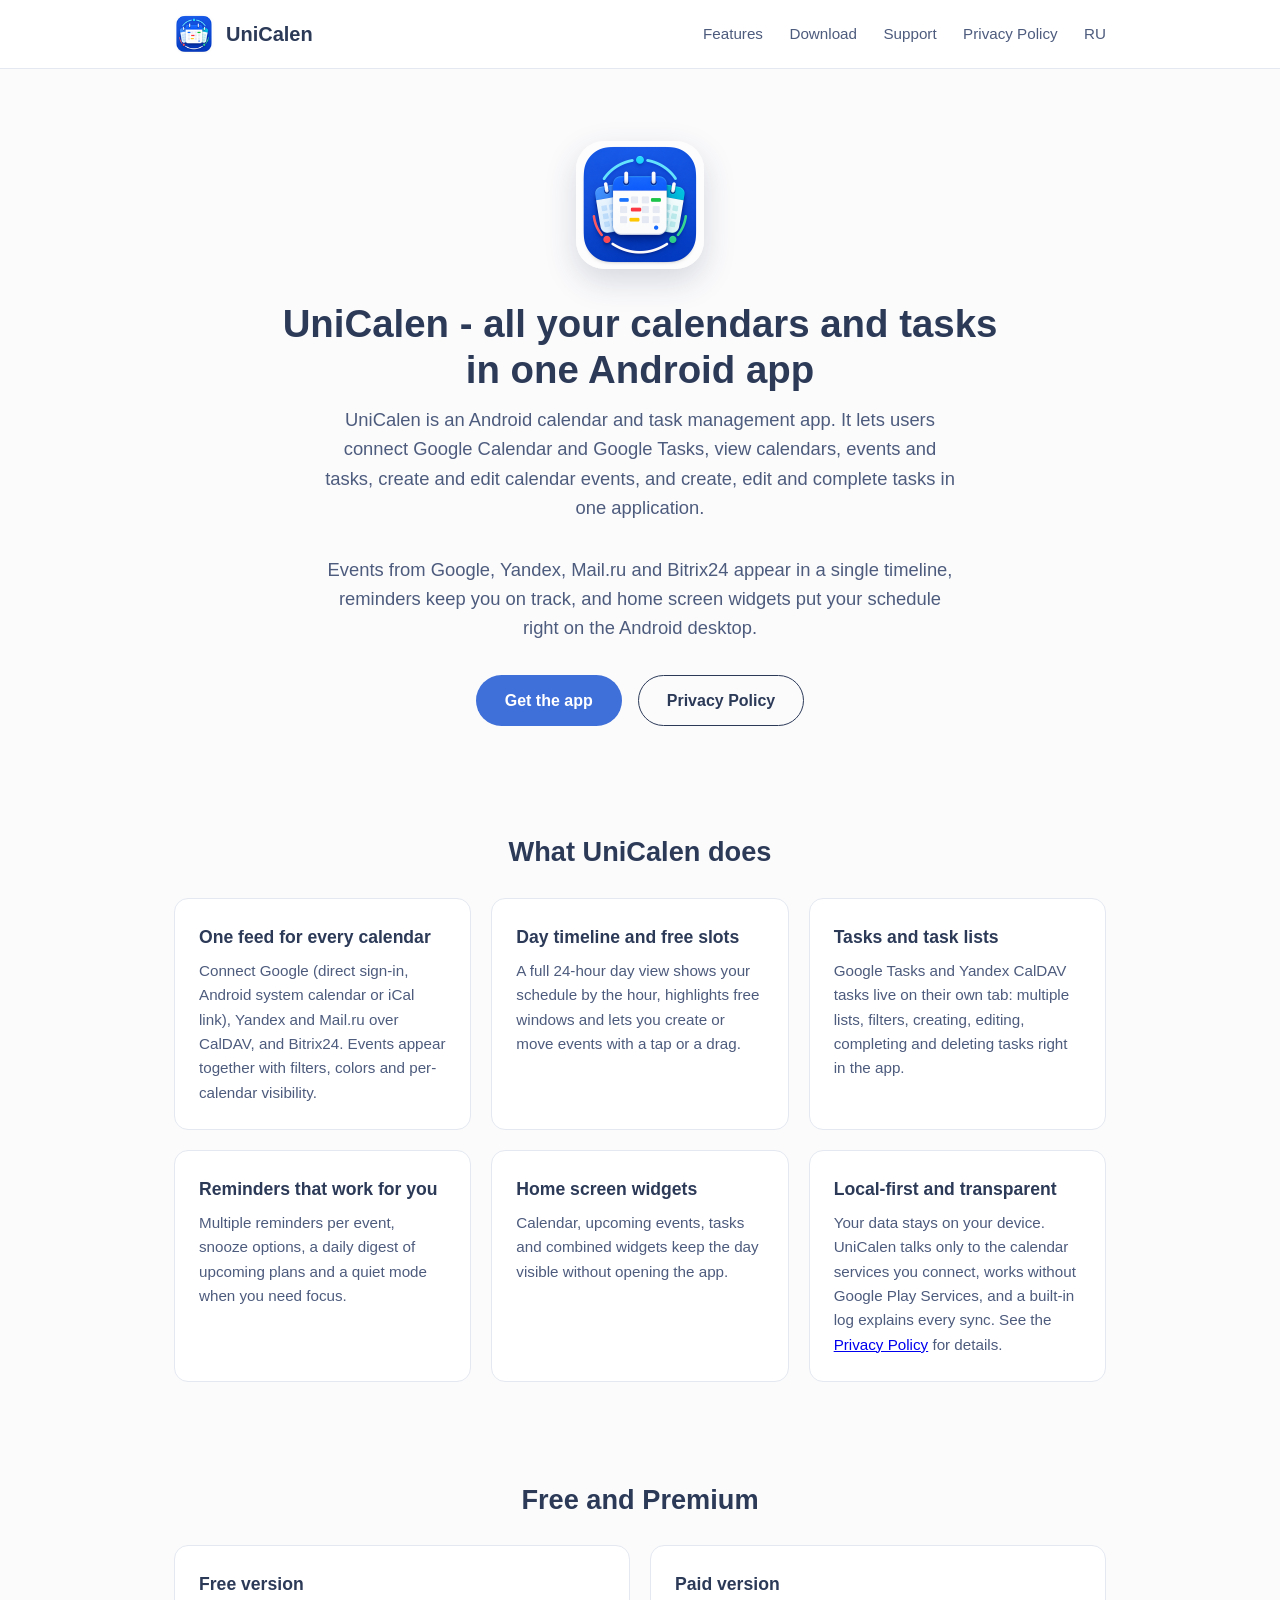
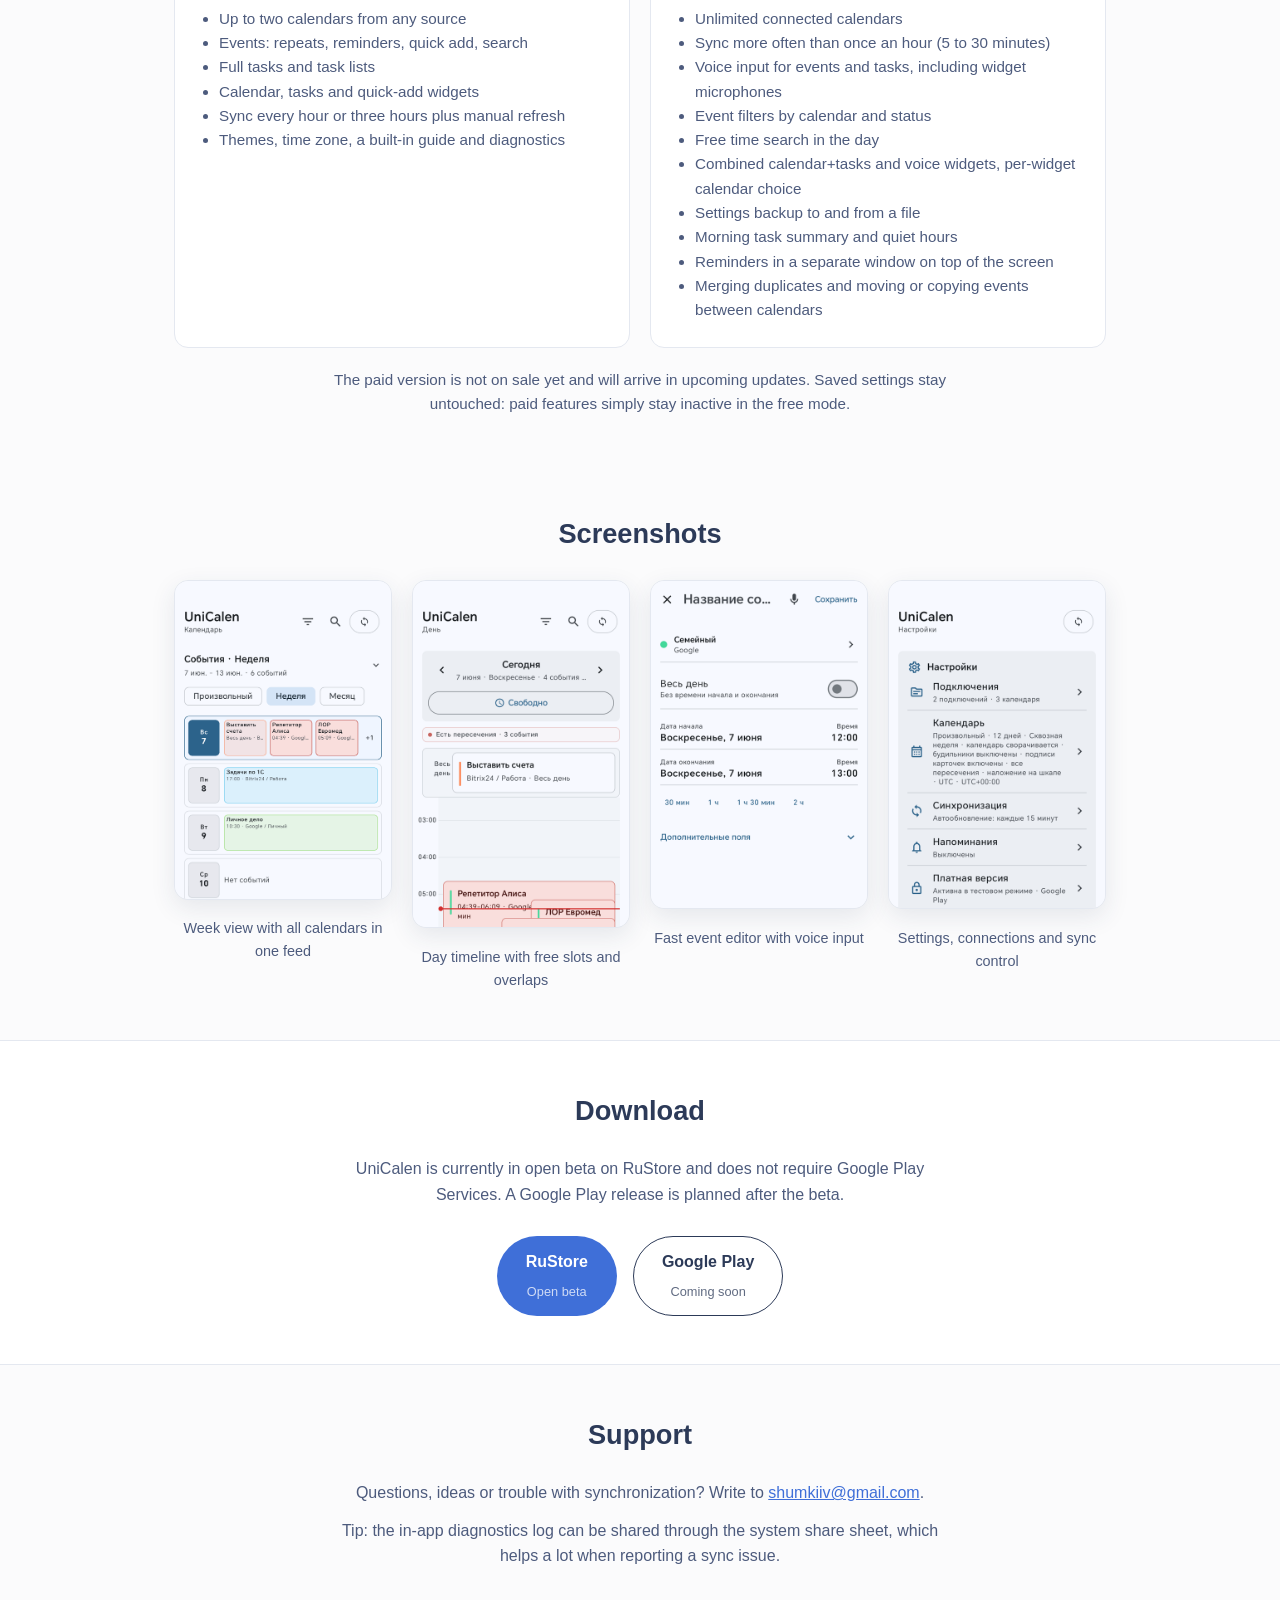
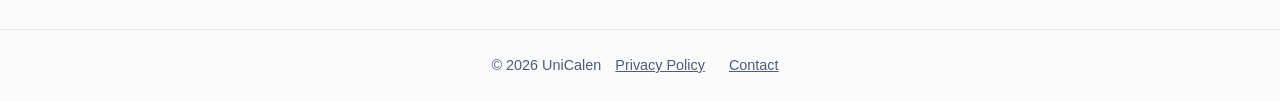
<file: index.html>
<!DOCTYPE html>
<html lang="en">
<head>
  <meta charset="UTF-8">
  <meta name="viewport" content="width=device-width, initial-scale=1.0">
  <title>UniCalen - Android calendar and tasks in one place</title>
  <meta name="description" content="UniCalen is an Android calendar and task management app that unifies Google, Yandex, Mail.ru and Bitrix24 calendars, Google Tasks, reminders and home screen widgets.">
  <link rel="icon" type="image/png" href="assets/favicon-64.png">
  <link rel="apple-touch-icon" href="assets/apple-touch-icon.png">
  <link rel="stylesheet" href="styles.css">
  <script>
    (function () {
      try {
        var stored = localStorage.getItem('lang');
        if (!stored && navigator.language && navigator.language.toLowerCase().indexOf('ru') === 0) {
          location.replace('ru/');
        }
      } catch (e) {}
    })();
  </script>
</head>
<body>
  <header class="site-header">
    <div class="container">
      <a class="brand" href="./">
        <img src="assets/favicon-64.png" alt="UniCalen logo">
        UniCalen
      </a>
      <nav class="site-nav">
        <a href="#features">Features</a>
        <a href="#download">Download</a>
        <a href="#support">Support</a>
        <a href="privacy.html">Privacy Policy</a>
        <a href="ru/" onclick="try{localStorage.setItem('lang','ru')}catch(e){}">RU</a>
      </nav>
    </div>
  </header>

  <main>
    <section class="hero">
      <div class="container">
        <img class="app-icon" src="assets/icon-512.png" alt="UniCalen app icon">
        <h1>UniCalen - all your calendars and tasks<br>in one Android app</h1>
        <p class="tagline">
          UniCalen is an Android calendar and task management app. It lets users connect
          Google Calendar and Google Tasks, view calendars, events and tasks, create and
          edit calendar events, and create, edit and complete tasks in one application.
        </p>
        <p class="tagline">
          Events from Google, Yandex, Mail.ru and Bitrix24 appear in a single timeline,
          reminders keep you on track, and home screen widgets put your schedule right
          on the Android desktop.
        </p>
        <div class="button-row">
          <a class="btn btn-primary" href="#download">Get the app</a>
          <a class="btn btn-secondary" href="privacy.html">Privacy Policy</a>
        </div>
      </div>
    </section>

    <section id="features">
      <div class="container">
        <h2>What UniCalen does</h2>
        <div class="features-grid">
          <div class="feature-card">
            <h3>One feed for every calendar</h3>
            <p>
              Connect Google (direct sign-in, Android system calendar or iCal link),
              Yandex and Mail.ru over CalDAV, and Bitrix24. Events appear together with
              filters, colors and per-calendar visibility.
            </p>
          </div>
          <div class="feature-card">
            <h3>Day timeline and free slots</h3>
            <p>
              A full 24-hour day view shows your schedule by the hour, highlights free
              windows and lets you create or move events with a tap or a drag.
            </p>
          </div>
          <div class="feature-card">
            <h3>Tasks and task lists</h3>
            <p>
              Google Tasks and Yandex CalDAV tasks live on their own tab: multiple lists,
              filters, creating, editing, completing and deleting tasks right in the app.
            </p>
          </div>
          <div class="feature-card">
            <h3>Reminders that work for you</h3>
            <p>
              Multiple reminders per event, snooze options, a daily digest of upcoming
              plans and a quiet mode when you need focus.
            </p>
          </div>
          <div class="feature-card">
            <h3>Home screen widgets</h3>
            <p>
              Calendar, upcoming events, tasks and combined widgets keep the day visible
              without opening the app.
            </p>
          </div>
          <div class="feature-card">
            <h3>Local-first and transparent</h3>
            <p>
              Your data stays on your device. UniCalen talks only to the calendar services
              you connect, works without Google Play Services, and a built-in log explains
              every sync. See the <a href="privacy.html">Privacy Policy</a> for details.
            </p>
          </div>
        </div>
      </div>
    </section>

    <section id="plans">
      <div class="container">
        <h2>Free and Premium</h2>
        <div class="features-grid">
          <div class="feature-card">
            <h3>Free version</h3>
            <ul>
              <li>Up to two calendars from any source</li>
              <li>Events: repeats, reminders, quick add, search</li>
              <li>Full tasks and task lists</li>
              <li>Calendar, tasks and quick-add widgets</li>
              <li>Sync every hour or three hours plus manual refresh</li>
              <li>Themes, time zone, a built-in guide and diagnostics</li>
            </ul>
          </div>
          <div class="feature-card">
            <h3>Paid version</h3>
            <ul>
              <li>Unlimited connected calendars</li>
              <li>Sync more often than once an hour (5 to 30 minutes)</li>
              <li>Voice input for events and tasks, including widget microphones</li>
              <li>Event filters by calendar and status</li>
              <li>Free time search in the day</li>
              <li>Combined calendar+tasks and voice widgets, per-widget calendar choice</li>
              <li>Settings backup to and from a file</li>
              <li>Morning task summary and quiet hours</li>
              <li>Reminders in a separate window on top of the screen</li>
              <li>Merging duplicates and moving or copying events between calendars</li>
            </ul>
          </div>
        </div>
        <p class="plans-note">
          The paid version is not on sale yet and will arrive in upcoming updates. Saved
          settings stay untouched: paid features simply stay inactive in the free mode.
        </p>
      </div>
    </section>

    <section id="screenshots">
      <div class="container">
        <h2>Screenshots</h2>
        <div class="screenshots-grid">
          <div class="screenshot-card">
            <img src="assets/screenshots/week.png" alt="UniCalen week view with events from all connected calendars" loading="lazy">
            <p>Week view with all calendars in one feed</p>
          </div>
          <div class="screenshot-card">
            <img src="assets/screenshots/day.png" alt="UniCalen day timeline with free slots" loading="lazy">
            <p>Day timeline with free slots and overlaps</p>
          </div>
          <div class="screenshot-card">
            <img src="assets/screenshots/event-form.png" alt="UniCalen event editor" loading="lazy">
            <p>Fast event editor with voice input</p>
          </div>
          <div class="screenshot-card">
            <img src="assets/screenshots/settings.png" alt="UniCalen settings and connections" loading="lazy">
            <p>Settings, connections and sync control</p>
          </div>
        </div>
      </div>
    </section>

    <section id="download" class="download">
      <div class="container">
        <h2>Download</h2>
        <p>
          UniCalen is currently in open beta on RuStore and does not require Google Play
          Services. A Google Play release is planned after the beta.
        </p>
        <div class="button-row">
          <span class="btn btn-primary">RuStore<span class="btn-note">Open beta</span></span>
          <span class="btn btn-secondary">Google Play<span class="btn-note">Coming soon</span></span>
        </div>
      </div>
    </section>

    <section id="support" class="support">
      <div class="container">
        <h2>Support</h2>
        <p>
          Questions, ideas or trouble with synchronization? Write to
          <a href="mailto:shumkiiv@gmail.com">shumkiiv@gmail.com</a>.
        </p>
        <p>
          Tip: the in-app diagnostics log can be shared through the system share sheet,
          which helps a lot when reporting a sync issue.
        </p>
      </div>
    </section>
  </main>

  <footer class="site-footer">
    <div class="container">
      &copy; 2026 UniCalen
      <a href="privacy.html">Privacy Policy</a>
      <a href="mailto:shumkiiv@gmail.com">Contact</a>
    </div>
  </footer>
</body>
</html>
</file>
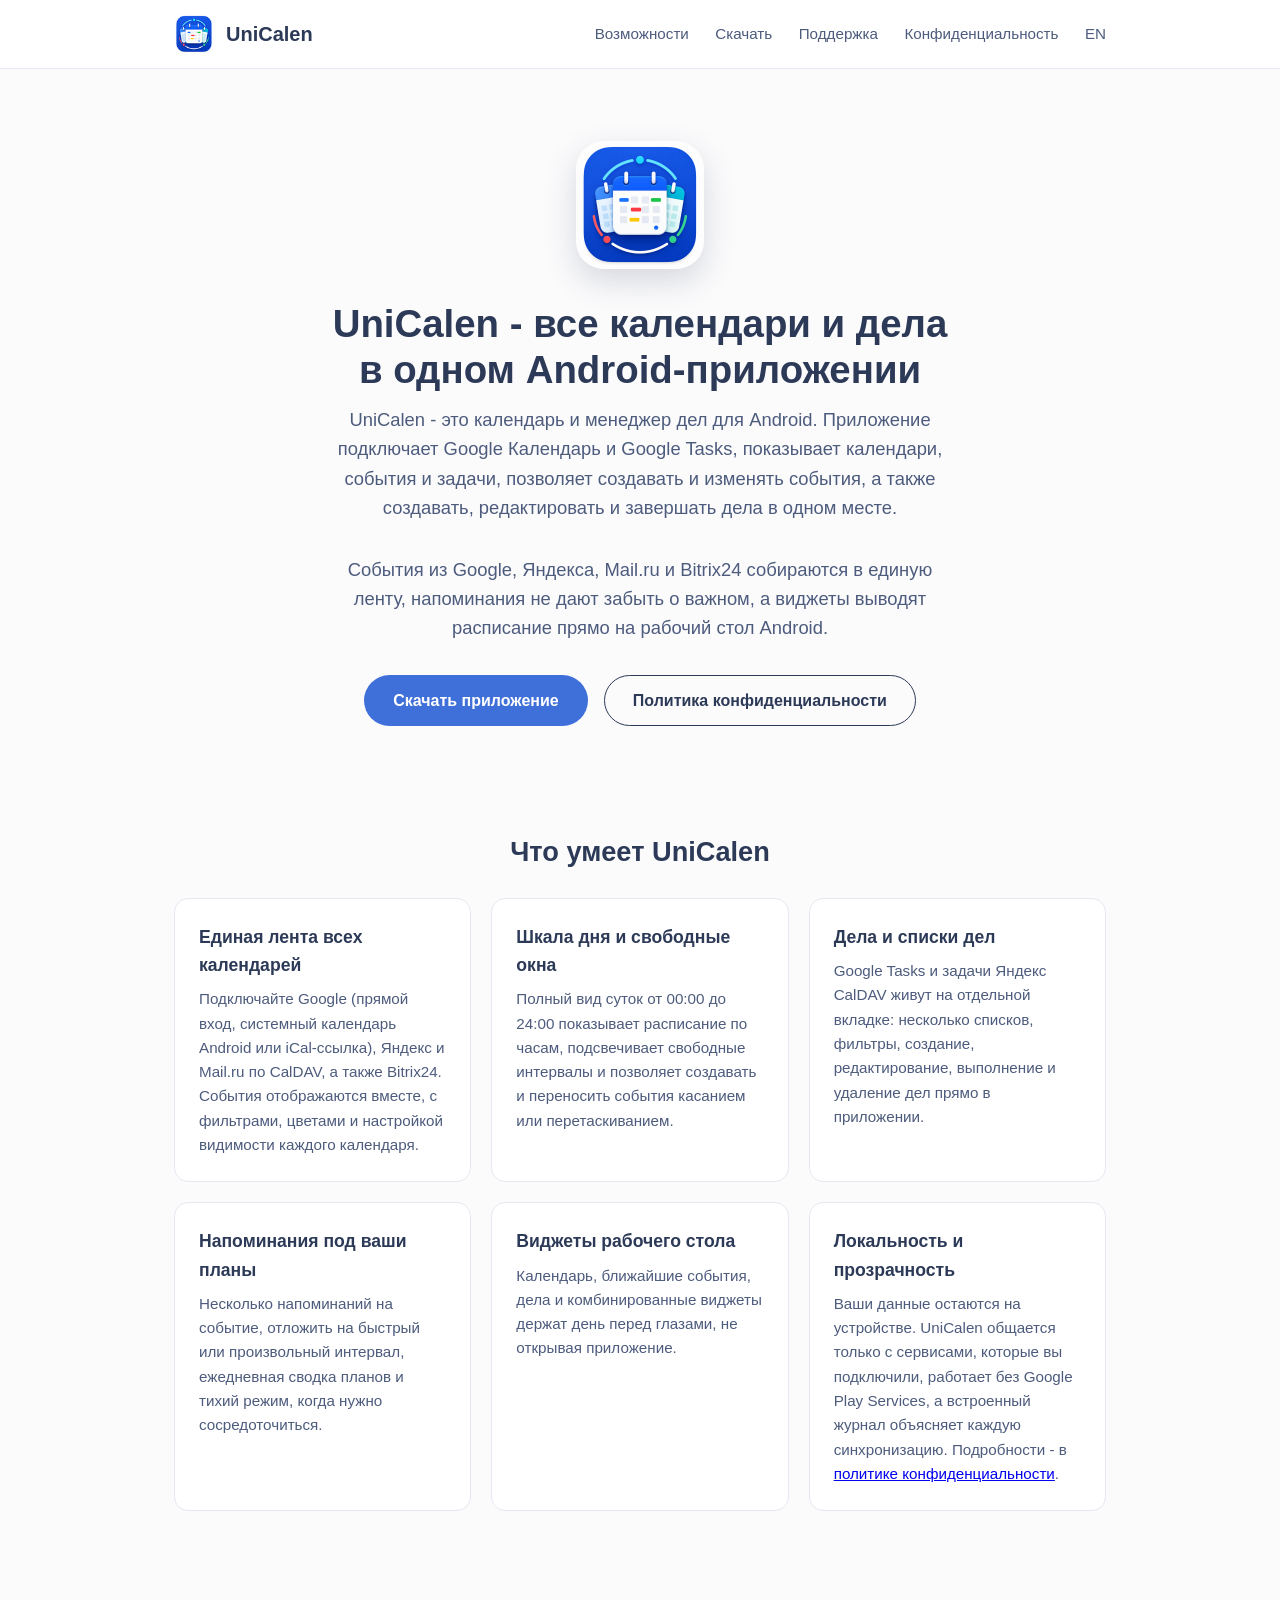
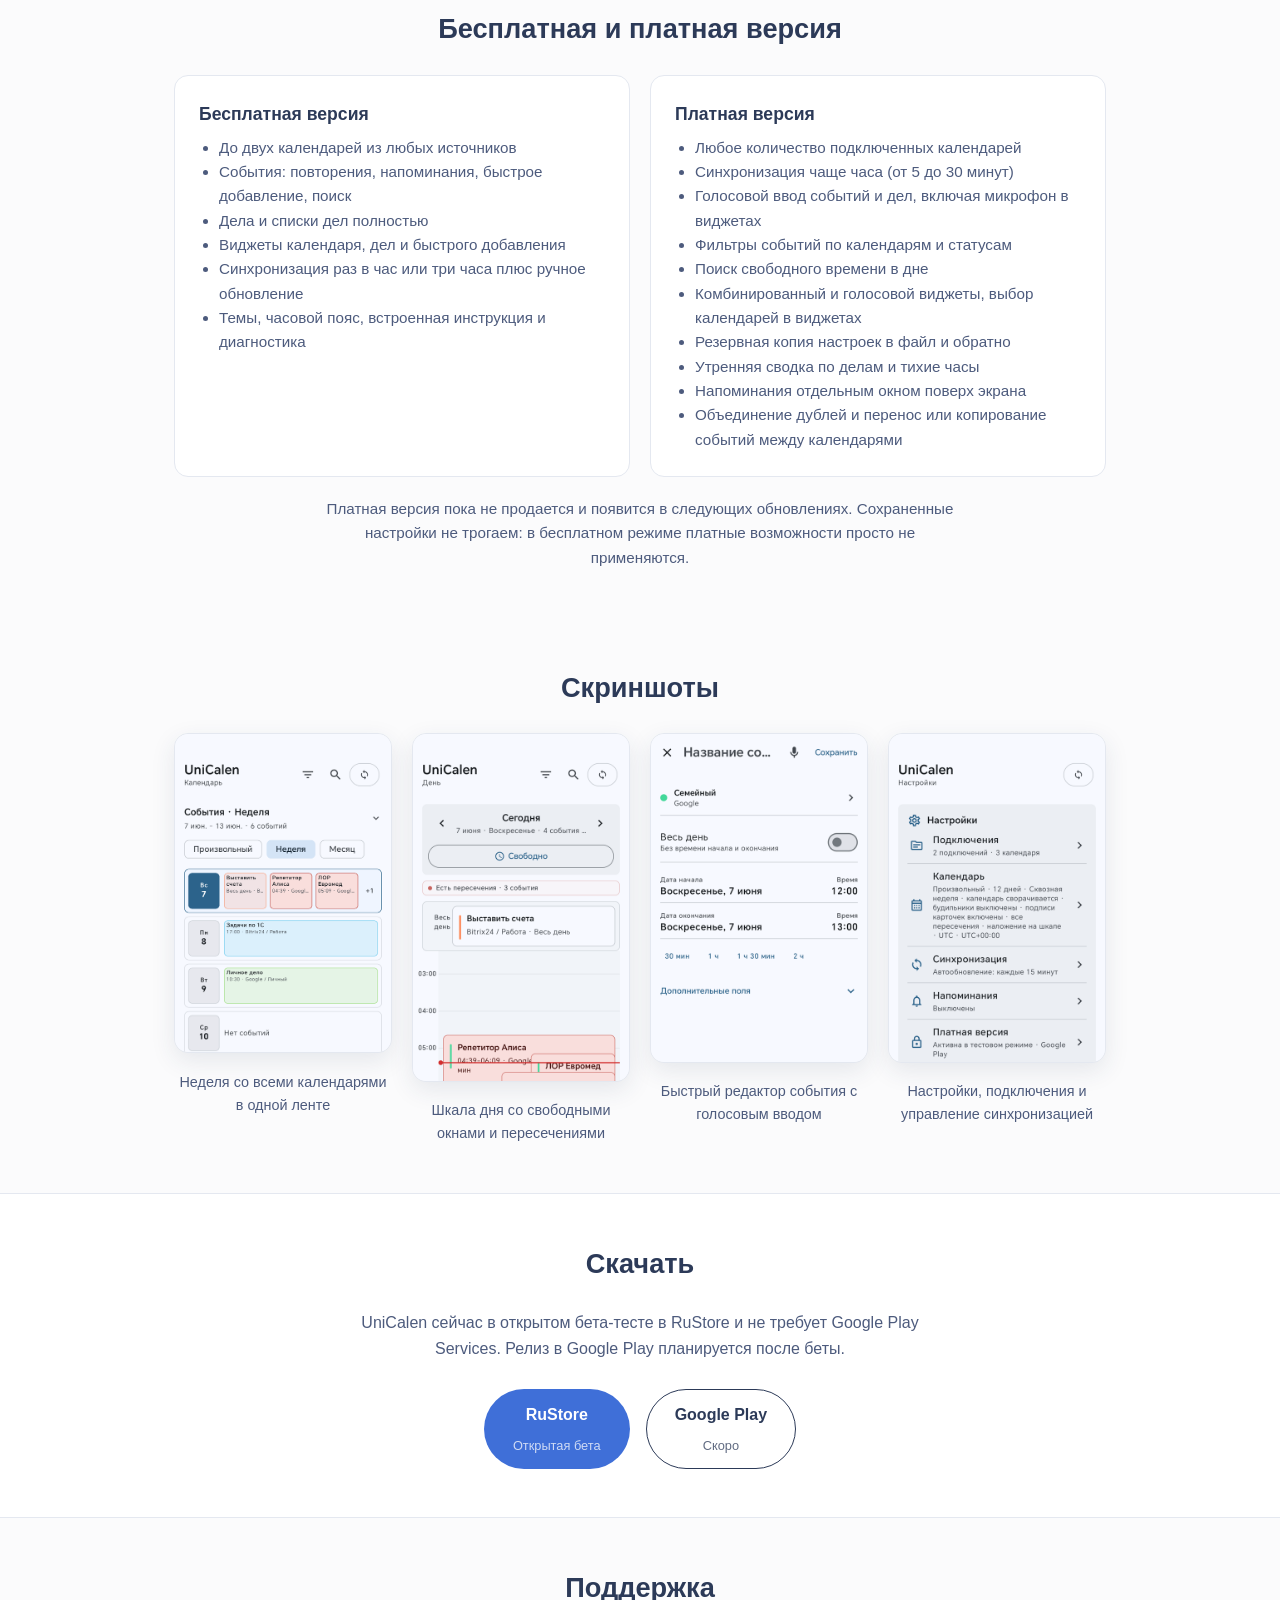
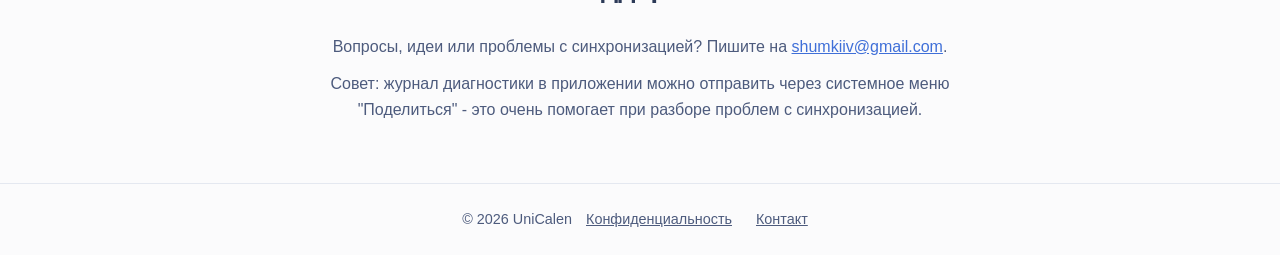
<file: ru/index.html>
<!DOCTYPE html>
<html lang="ru">
<head>
  <meta charset="UTF-8">
  <meta name="viewport" content="width=device-width, initial-scale=1.0">
  <title>UniCalen - календарь и дела для Android в одном приложении</title>
  <meta name="description" content="UniCalen - Android-приложение календаря и дел: объединяет календари Google, Яндекса, Mail.ru и Bitrix24, Google Tasks, напоминания и виджеты рабочего стола.">
  <link rel="icon" type="image/png" href="../assets/favicon-64.png">
  <link rel="apple-touch-icon" href="../assets/apple-touch-icon.png">
  <link rel="stylesheet" href="../styles.css">
  <script>
    (function () {
      try {
        var stored = localStorage.getItem('lang');
        if (stored === 'en') {
          location.replace('../');
        }
      } catch (e) {}
    })();
  </script>
</head>
<body>
  <header class="site-header">
    <div class="container">
      <a class="brand" href="./">
        <img src="../assets/favicon-64.png" alt="Логотип UniCalen">
        UniCalen
      </a>
      <nav class="site-nav">
        <a href="#features">Возможности</a>
        <a href="#download">Скачать</a>
        <a href="#support">Поддержка</a>
        <a href="privacy.html">Конфиденциальность</a>
        <a href="../" onclick="try{localStorage.setItem('lang','en')}catch(e){}">EN</a>
      </nav>
    </div>
  </header>

  <main>
    <section class="hero">
      <div class="container">
        <img class="app-icon" src="../assets/icon-512.png" alt="Иконка UniCalen">
        <h1>UniCalen - все календари и дела<br>в одном Android-приложении</h1>
        <p class="tagline">
          UniCalen - это календарь и менеджер дел для Android. Приложение подключает
          Google Календарь и Google Tasks, показывает календари, события и задачи,
          позволяет создавать и изменять события, а также создавать, редактировать
          и завершать дела в одном месте.
        </p>
        <p class="tagline">
          События из Google, Яндекса, Mail.ru и Bitrix24 собираются в единую ленту,
          напоминания не дают забыть о важном, а виджеты выводят расписание прямо
          на рабочий стол Android.
        </p>
        <div class="button-row">
          <a class="btn btn-primary" href="#download">Скачать приложение</a>
          <a class="btn btn-secondary" href="privacy.html">Политика конфиденциальности</a>
        </div>
      </div>
    </section>

    <section id="features">
      <div class="container">
        <h2>Что умеет UniCalen</h2>
        <div class="features-grid">
          <div class="feature-card">
            <h3>Единая лента всех календарей</h3>
            <p>
              Подключайте Google (прямой вход, системный календарь Android или iCal-ссылка),
              Яндекс и Mail.ru по CalDAV, а также Bitrix24. События отображаются вместе,
              с фильтрами, цветами и настройкой видимости каждого календаря.
            </p>
          </div>
          <div class="feature-card">
            <h3>Шкала дня и свободные окна</h3>
            <p>
              Полный вид суток от 00:00 до 24:00 показывает расписание по часам,
              подсвечивает свободные интервалы и позволяет создавать и переносить
              события касанием или перетаскиванием.
            </p>
          </div>
          <div class="feature-card">
            <h3>Дела и списки дел</h3>
            <p>
              Google Tasks и задачи Яндекс CalDAV живут на отдельной вкладке: несколько
              списков, фильтры, создание, редактирование, выполнение и удаление дел
              прямо в приложении.
            </p>
          </div>
          <div class="feature-card">
            <h3>Напоминания под ваши планы</h3>
            <p>
              Несколько напоминаний на событие, отложить на быстрый или произвольный
              интервал, ежедневная сводка планов и тихий режим, когда нужно
              сосредоточиться.
            </p>
          </div>
          <div class="feature-card">
            <h3>Виджеты рабочего стола</h3>
            <p>
              Календарь, ближайшие события, дела и комбинированные виджеты держат день
              перед глазами, не открывая приложение.
            </p>
          </div>
          <div class="feature-card">
            <h3>Локальность и прозрачность</h3>
            <p>
              Ваши данные остаются на устройстве. UniCalen общается только с сервисами,
              которые вы подключили, работает без Google Play Services, а встроенный
              журнал объясняет каждую синхронизацию. Подробности - в
              <a href="privacy.html">политике конфиденциальности</a>.
            </p>
          </div>
        </div>
      </div>
    </section>

    <section id="plans">
      <div class="container">
        <h2>Бесплатная и платная версия</h2>
        <div class="features-grid">
          <div class="feature-card">
            <h3>Бесплатная версия</h3>
            <ul>
              <li>До двух календарей из любых источников</li>
              <li>События: повторения, напоминания, быстрое добавление, поиск</li>
              <li>Дела и списки дел полностью</li>
              <li>Виджеты календаря, дел и быстрого добавления</li>
              <li>Синхронизация раз в час или три часа плюс ручное обновление</li>
              <li>Темы, часовой пояс, встроенная инструкция и диагностика</li>
            </ul>
          </div>
          <div class="feature-card">
            <h3>Платная версия</h3>
            <ul>
              <li>Любое количество подключенных календарей</li>
              <li>Синхронизация чаще часа (от 5 до 30 минут)</li>
              <li>Голосовой ввод событий и дел, включая микрофон в виджетах</li>
              <li>Фильтры событий по календарям и статусам</li>
              <li>Поиск свободного времени в дне</li>
              <li>Комбинированный и голосовой виджеты, выбор календарей в виджетах</li>
              <li>Резервная копия настроек в файл и обратно</li>
              <li>Утренняя сводка по делам и тихие часы</li>
              <li>Напоминания отдельным окном поверх экрана</li>
              <li>Объединение дублей и перенос или копирование событий между календарями</li>
            </ul>
          </div>
        </div>
        <p class="plans-note">
          Платная версия пока не продается и появится в следующих обновлениях. Сохраненные
          настройки не трогаем: в бесплатном режиме платные возможности просто не применяются.
        </p>
      </div>
    </section>

    <section id="screenshots">
      <div class="container">
        <h2>Скриншоты</h2>
        <div class="screenshots-grid">
          <div class="screenshot-card">
            <img src="../assets/screenshots/week.png" alt="UniCalen: неделя с событиями из всех подключенных календарей" loading="lazy">
            <p>Неделя со всеми календарями в одной ленте</p>
          </div>
          <div class="screenshot-card">
            <img src="../assets/screenshots/day.png" alt="UniCalen: шкала дня со свободными окнами" loading="lazy">
            <p>Шкала дня со свободными окнами и пересечениями</p>
          </div>
          <div class="screenshot-card">
            <img src="../assets/screenshots/event-form.png" alt="UniCalen: редактор события" loading="lazy">
            <p>Быстрый редактор события с голосовым вводом</p>
          </div>
          <div class="screenshot-card">
            <img src="../assets/screenshots/settings.png" alt="UniCalen: настройки и подключения" loading="lazy">
            <p>Настройки, подключения и управление синхронизацией</p>
          </div>
        </div>
      </div>
    </section>

    <section id="download" class="download">
      <div class="container">
        <h2>Скачать</h2>
        <p>
          UniCalen сейчас в открытом бета-тесте в RuStore и не требует Google Play
          Services. Релиз в Google Play планируется после беты.
        </p>
        <div class="button-row">
          <span class="btn btn-primary">RuStore<span class="btn-note">Открытая бета</span></span>
          <span class="btn btn-secondary">Google Play<span class="btn-note">Скоро</span></span>
        </div>
      </div>
    </section>

    <section id="support" class="support">
      <div class="container">
        <h2>Поддержка</h2>
        <p>
          Вопросы, идеи или проблемы с синхронизацией? Пишите на
          <a href="mailto:shumkiiv@gmail.com">shumkiiv@gmail.com</a>.
        </p>
        <p>
          Совет: журнал диагностики в приложении можно отправить через системное меню
          "Поделиться" - это очень помогает при разборе проблем с синхронизацией.
        </p>
      </div>
    </section>
  </main>

  <footer class="site-footer">
    <div class="container">
      &copy; 2026 UniCalen
      <a href="privacy.html">Конфиденциальность</a>
      <a href="mailto:shumkiiv@gmail.com">Контакт</a>
    </div>
  </footer>
</body>
</html>
</file>
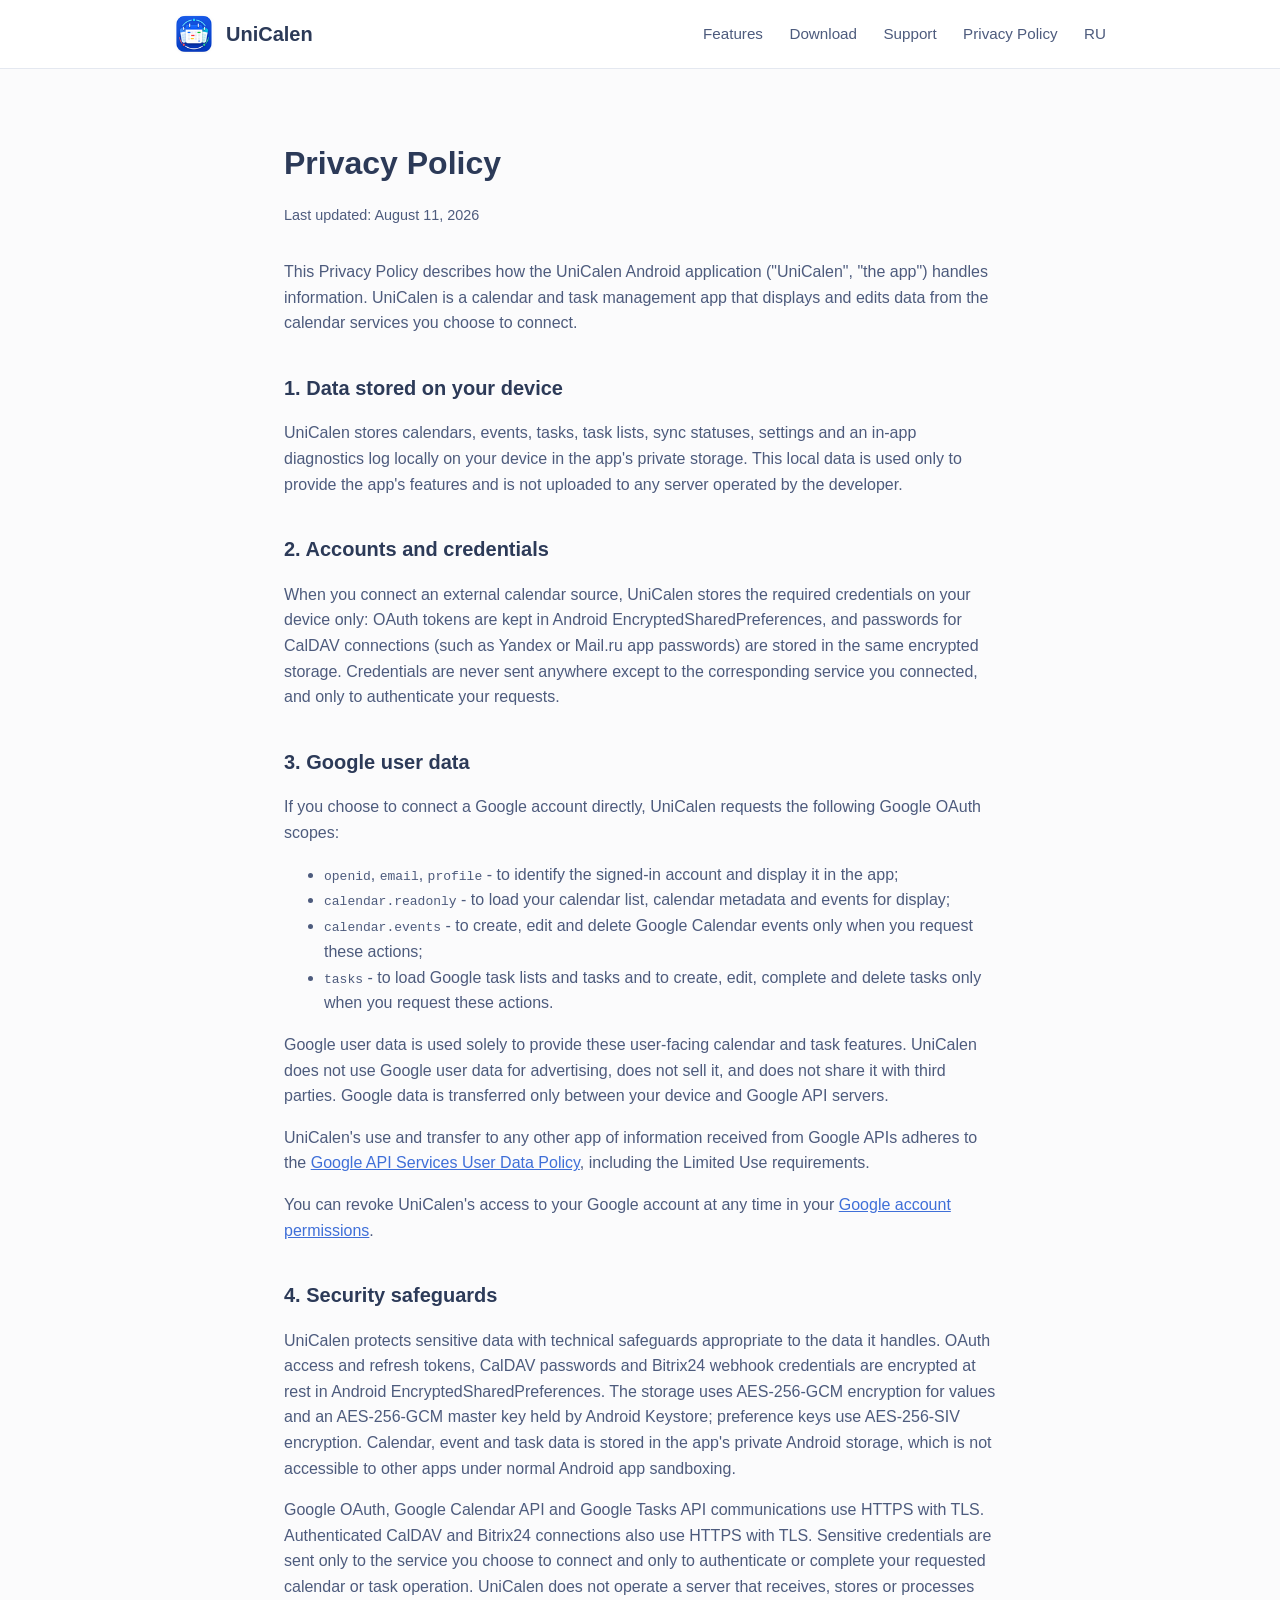
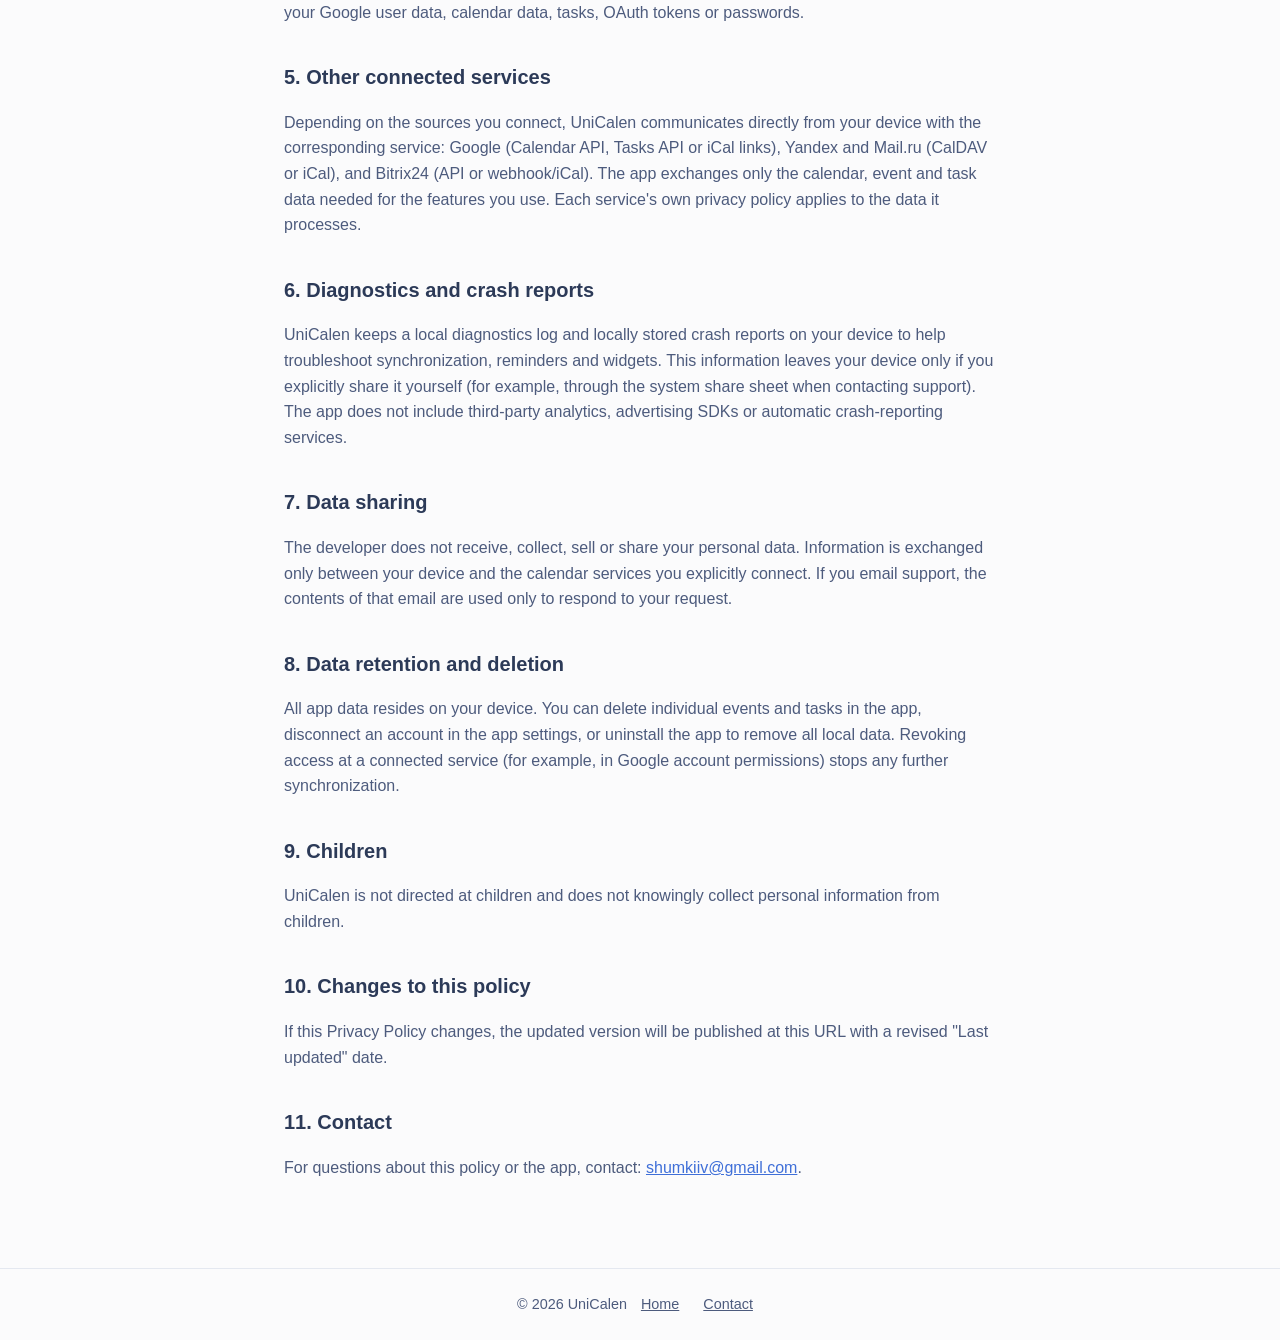
<file: privacy.html>
<!DOCTYPE html>
<html lang="en">
<head>
  <meta charset="UTF-8">
  <meta name="viewport" content="width=device-width, initial-scale=1.0">
  <title>UniCalen - Privacy Policy</title>
  <meta name="description" content="Privacy Policy for the UniCalen Android calendar and task management app.">
  <link rel="icon" type="image/png" href="assets/favicon-64.png">
  <link rel="apple-touch-icon" href="assets/apple-touch-icon.png">
  <link rel="stylesheet" href="styles.css">
</head>
<body>
  <header class="site-header">
    <div class="container">
      <a class="brand" href="./">
        <img src="assets/favicon-64.png" alt="UniCalen logo">
        UniCalen
      </a>
      <nav class="site-nav">
        <a href="./#features">Features</a>
        <a href="./#download">Download</a>
        <a href="./#support">Support</a>
        <a href="privacy.html">Privacy Policy</a>
        <a href="ru/privacy.html" onclick="try{localStorage.setItem('lang','ru')}catch(e){}">RU</a>
      </nav>
    </div>
  </header>

  <main class="legal">
    <h1>Privacy Policy</h1>
    <p class="updated">Last updated: August 11, 2026</p>

    <p>
      This Privacy Policy describes how the UniCalen Android application ("UniCalen", "the app")
      handles information. UniCalen is a calendar and task management app that displays and edits
      data from the calendar services you choose to connect.
    </p>

    <h2>1. Data stored on your device</h2>
    <p>
      UniCalen stores calendars, events, tasks, task lists, sync statuses, settings and an
      in-app diagnostics log locally on your device in the app's private storage. This local
      data is used only to provide the app's features and is not uploaded to any server
      operated by the developer.
    </p>

    <h2>2. Accounts and credentials</h2>
    <p>
      When you connect an external calendar source, UniCalen stores the required credentials
      on your device only: OAuth tokens are kept in Android EncryptedSharedPreferences, and
      passwords for CalDAV connections (such as Yandex or Mail.ru app passwords) are stored
      in the same encrypted storage. Credentials are never sent anywhere except to the
      corresponding service you connected, and only to authenticate your requests.
    </p>

    <h2>3. Google user data</h2>
    <p>
      If you choose to connect a Google account directly, UniCalen requests the following
      Google OAuth scopes:
    </p>
    <ul>
      <li><code>openid</code>, <code>email</code>, <code>profile</code> - to identify the signed-in account and display it in the app;</li>
      <li><code>calendar.readonly</code> - to load your calendar list, calendar metadata and events for display;</li>
      <li><code>calendar.events</code> - to create, edit and delete Google Calendar events only when you request these actions;</li>
      <li><code>tasks</code> - to load Google task lists and tasks and to create, edit, complete and delete tasks only when you request these actions.</li>
    </ul>
    <p>
      Google user data is used solely to provide these user-facing calendar and task features.
      UniCalen does not use Google user data for advertising, does not sell it, and does not
      share it with third parties. Google data is transferred only between your device and
      Google API servers.
    </p>
    <p>
      UniCalen's use and transfer to any other app of information received from Google APIs
      adheres to the
      <a href="https://developers.google.com/terms/api-services-user-data-policy">Google API
      Services User Data Policy</a>, including the Limited Use requirements.
    </p>
    <p>
      You can revoke UniCalen's access to your Google account at any time in your
      <a href="https://myaccount.google.com/permissions">Google account permissions</a>.
    </p>

    <h2>4. Security safeguards</h2>
    <p>
      UniCalen protects sensitive data with technical safeguards appropriate to the data it
      handles. OAuth access and refresh tokens, CalDAV passwords and Bitrix24 webhook credentials
      are encrypted at rest in Android EncryptedSharedPreferences. The storage uses AES-256-GCM
      encryption for values and an AES-256-GCM master key held by Android Keystore; preference
      keys use AES-256-SIV encryption. Calendar, event and task data is stored in the app's
      private Android storage, which is not accessible to other apps under normal Android app
      sandboxing.
    </p>
    <p>
      Google OAuth, Google Calendar API and Google Tasks API communications use HTTPS with TLS.
      Authenticated CalDAV and Bitrix24 connections also use HTTPS with TLS. Sensitive credentials
      are sent only to the service you choose to connect and only to authenticate or complete your
      requested calendar or task operation. UniCalen does not operate a server that receives,
      stores or processes your Google user data, calendar data, tasks, OAuth tokens or passwords.
    </p>

    <h2>5. Other connected services</h2>
    <p>
      Depending on the sources you connect, UniCalen communicates directly from your device
      with the corresponding service: Google (Calendar API, Tasks API or iCal links), Yandex
      and Mail.ru (CalDAV or iCal), and Bitrix24 (API or webhook/iCal). The app exchanges only
      the calendar, event and task data needed for the features you use. Each service's own
      privacy policy applies to the data it processes.
    </p>

    <h2>6. Diagnostics and crash reports</h2>
    <p>
      UniCalen keeps a local diagnostics log and locally stored crash reports on your device
      to help troubleshoot synchronization, reminders and widgets. This information leaves
      your device only if you explicitly share it yourself (for example, through the system
      share sheet when contacting support). The app does not include third-party analytics,
      advertising SDKs or automatic crash-reporting services.
    </p>

    <h2>7. Data sharing</h2>
    <p>
      The developer does not receive, collect, sell or share your personal data. Information
      is exchanged only between your device and the calendar services you explicitly connect.
      If you email support, the contents of that email are used only to respond to your
      request.
    </p>

    <h2>8. Data retention and deletion</h2>
    <p>
      All app data resides on your device. You can delete individual events and tasks in the
      app, disconnect an account in the app settings, or uninstall the app to remove all local
      data. Revoking access at a connected service (for example, in Google account
      permissions) stops any further synchronization.
    </p>

    <h2>9. Children</h2>
    <p>
      UniCalen is not directed at children and does not knowingly collect personal
      information from children.
    </p>

    <h2>10. Changes to this policy</h2>
    <p>
      If this Privacy Policy changes, the updated version will be published at this URL with
      a revised "Last updated" date.
    </p>

    <h2>11. Contact</h2>
    <p>
      For questions about this policy or the app, contact:
      <a href="mailto:shumkiiv@gmail.com">shumkiiv@gmail.com</a>.
    </p>
  </main>

  <footer class="site-footer">
    <div class="container">
      &copy; 2026 UniCalen
      <a href="./">Home</a>
      <a href="mailto:shumkiiv@gmail.com">Contact</a>
    </div>
  </footer>
</body>
</html>
</file>
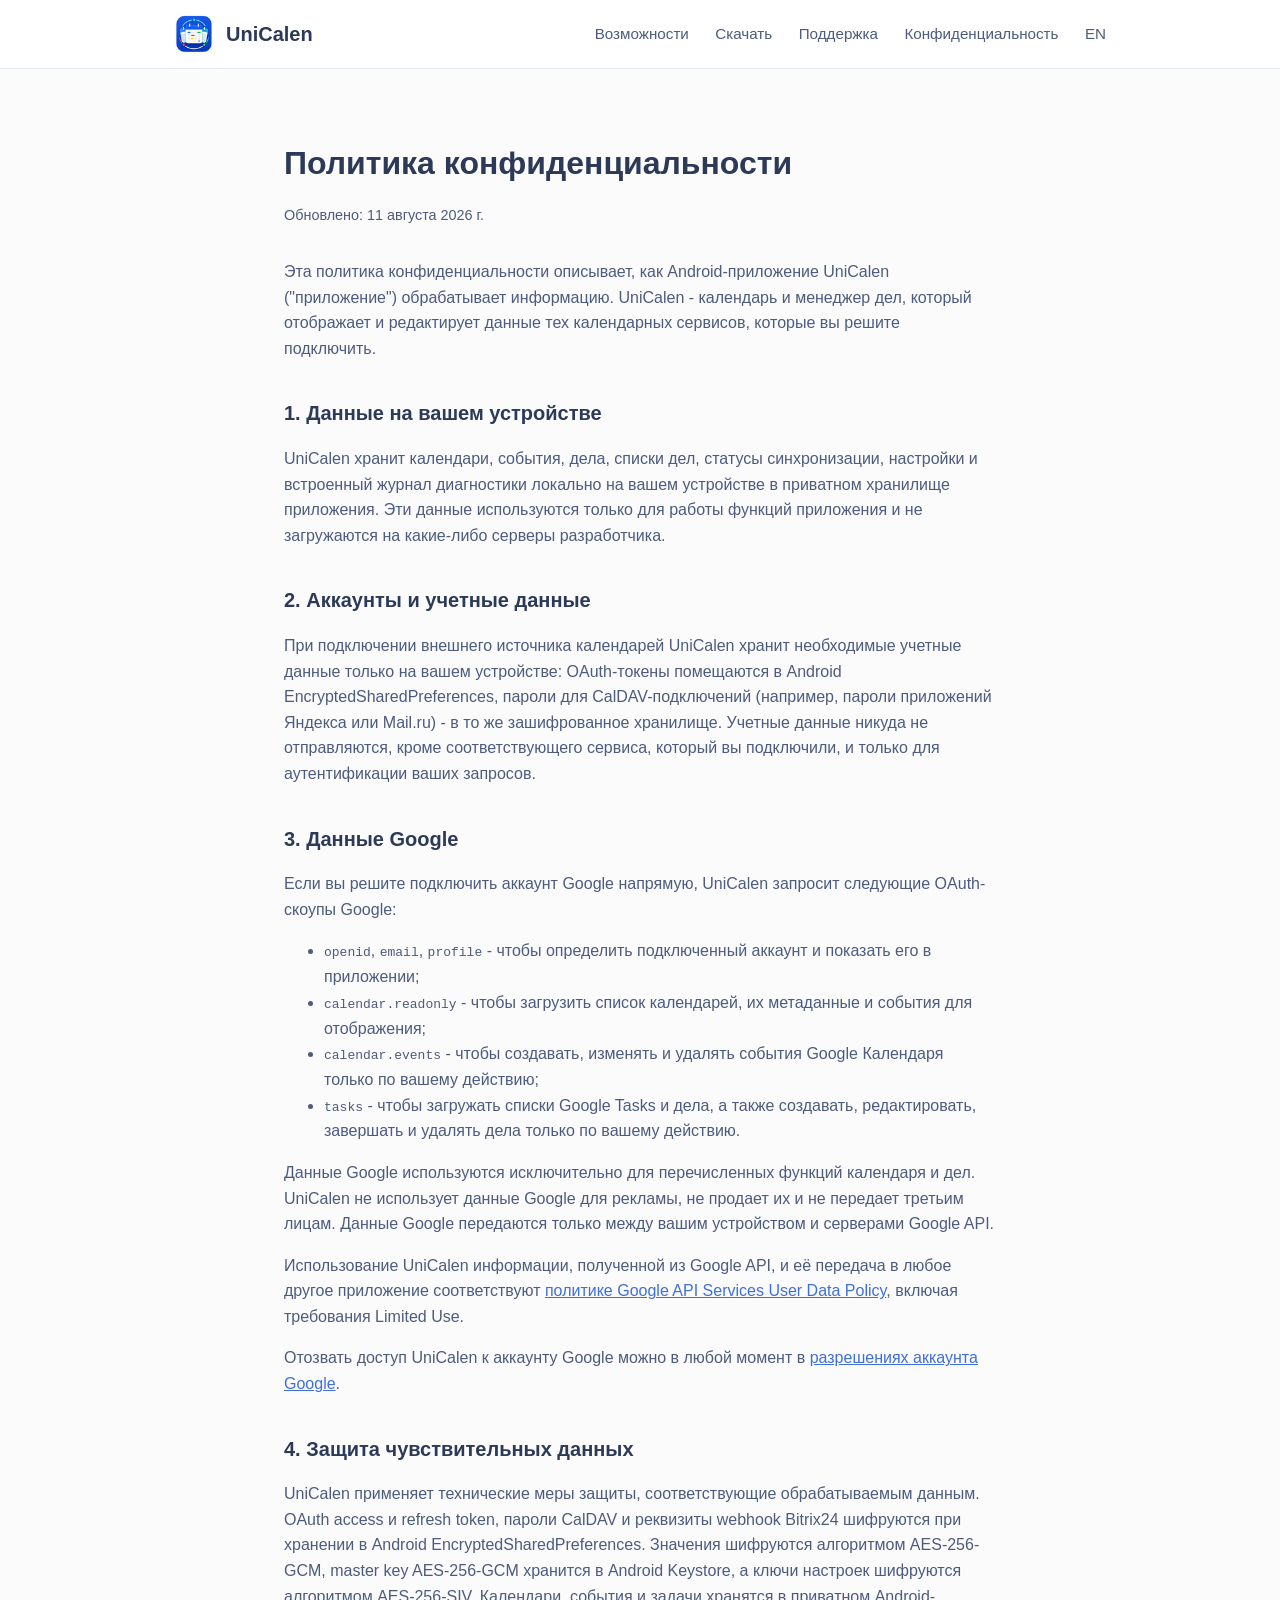
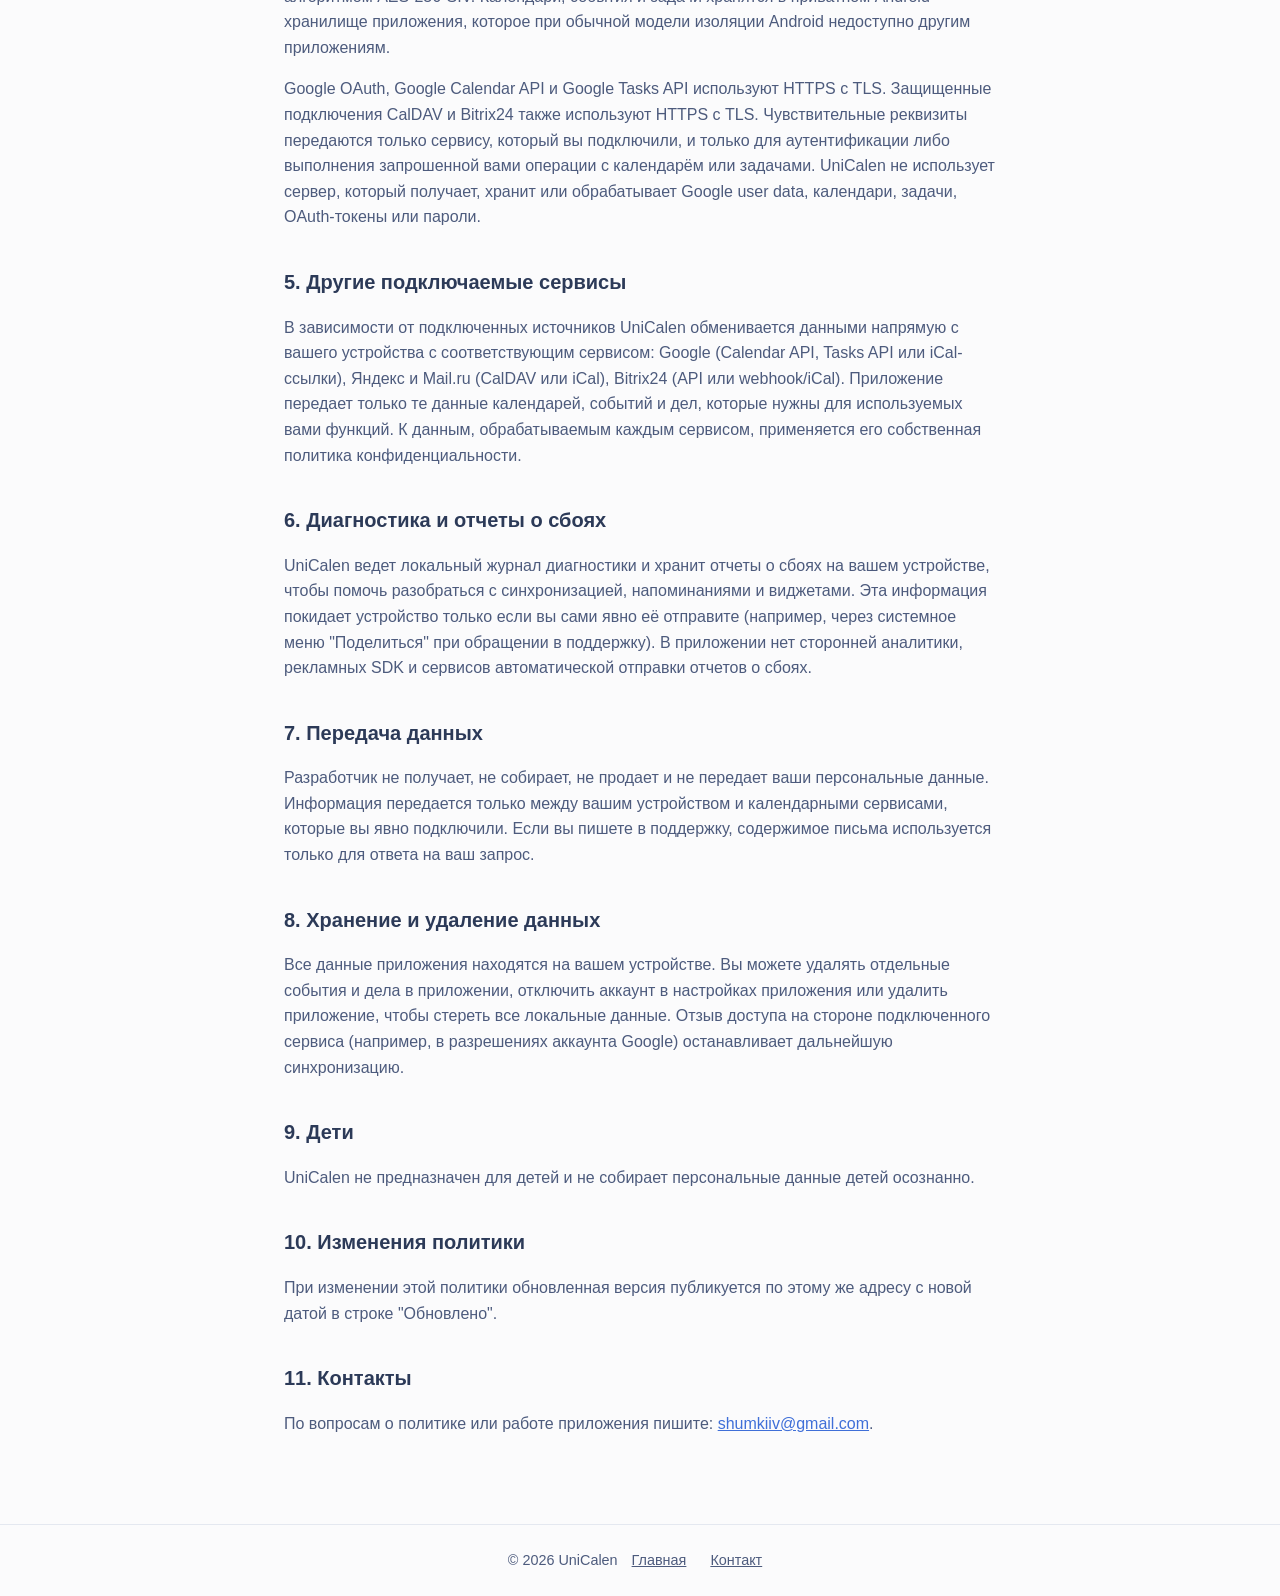
<file: ru/privacy.html>
<!DOCTYPE html>
<html lang="ru">
<head>
  <meta charset="UTF-8">
  <meta name="viewport" content="width=device-width, initial-scale=1.0">
  <title>UniCalen - Политика конфиденциальности</title>
  <meta name="description" content="Политика конфиденциальности Android-приложения UniCalen - календаря и менеджера дел.">
  <link rel="icon" type="image/png" href="../assets/favicon-64.png">
  <link rel="apple-touch-icon" href="../assets/apple-touch-icon.png">
  <link rel="stylesheet" href="../styles.css">
</head>
<body>
  <header class="site-header">
    <div class="container">
      <a class="brand" href="./">
        <img src="../assets/favicon-64.png" alt="Логотип UniCalen">
        UniCalen
      </a>
      <nav class="site-nav">
        <a href="./#features">Возможности</a>
        <a href="./#download">Скачать</a>
        <a href="./#support">Поддержка</a>
        <a href="privacy.html">Конфиденциальность</a>
        <a href="../privacy.html" onclick="try{localStorage.setItem('lang','en')}catch(e){}">EN</a>
      </nav>
    </div>
  </header>

  <main class="legal">
    <h1>Политика конфиденциальности</h1>
    <p class="updated">Обновлено: 11 августа 2026 г.</p>

    <p>
      Эта политика конфиденциальности описывает, как Android-приложение UniCalen
      ("приложение") обрабатывает информацию. UniCalen - календарь и менеджер дел,
      который отображает и редактирует данные тех календарных сервисов, которые вы
      решите подключить.
    </p>

    <h2>1. Данные на вашем устройстве</h2>
    <p>
      UniCalen хранит календари, события, дела, списки дел, статусы синхронизации,
      настройки и встроенный журнал диагностики локально на вашем устройстве в
      приватном хранилище приложения. Эти данные используются только для работы
      функций приложения и не загружаются на какие-либо серверы разработчика.
    </p>

    <h2>2. Аккаунты и учетные данные</h2>
    <p>
      При подключении внешнего источника календарей UniCalen хранит необходимые
      учетные данные только на вашем устройстве: OAuth-токены помещаются в Android
      EncryptedSharedPreferences, пароли для CalDAV-подключений (например, пароли
      приложений Яндекса или Mail.ru) - в то же зашифрованное хранилище. Учетные
      данные никуда не отправляются, кроме соответствующего сервиса, который вы
      подключили, и только для аутентификации ваших запросов.
    </p>

    <h2>3. Данные Google</h2>
    <p>
      Если вы решите подключить аккаунт Google напрямую, UniCalen запросит следующие
      OAuth-скоупы Google:
    </p>
    <ul>
      <li><code>openid</code>, <code>email</code>, <code>profile</code> - чтобы определить подключенный аккаунт и показать его в приложении;</li>
      <li><code>calendar.readonly</code> - чтобы загрузить список календарей, их метаданные и события для отображения;</li>
      <li><code>calendar.events</code> - чтобы создавать, изменять и удалять события Google Календаря только по вашему действию;</li>
      <li><code>tasks</code> - чтобы загружать списки Google Tasks и дела, а также создавать, редактировать, завершать и удалять дела только по вашему действию.</li>
    </ul>
    <p>
      Данные Google используются исключительно для перечисленных функций календаря
      и дел. UniCalen не использует данные Google для рекламы, не продает их и не
      передает третьим лицам. Данные Google передаются только между вашим
      устройством и серверами Google API.
    </p>
    <p>
      Использование UniCalen информации, полученной из Google API, и её передача
      в любое другое приложение соответствуют
      <a href="https://developers.google.com/terms/api-services-user-data-policy">политике
      Google API Services User Data Policy</a>, включая требования Limited Use.
    </p>
    <p>
      Отозвать доступ UniCalen к аккаунту Google можно в любой момент в
      <a href="https://myaccount.google.com/permissions">разрешениях аккаунта Google</a>.
    </p>

    <h2>4. Защита чувствительных данных</h2>
    <p>
      UniCalen применяет технические меры защиты, соответствующие обрабатываемым данным. OAuth
      access и refresh token, пароли CalDAV и реквизиты webhook Bitrix24 шифруются при хранении в
      Android EncryptedSharedPreferences. Значения шифруются алгоритмом AES-256-GCM, master key
      AES-256-GCM хранится в Android Keystore, а ключи настроек шифруются алгоритмом AES-256-SIV.
      Календари, события и задачи хранятся в приватном Android-хранилище приложения, которое при
      обычной модели изоляции Android недоступно другим приложениям.
    </p>
    <p>
      Google OAuth, Google Calendar API и Google Tasks API используют HTTPS с TLS. Защищенные
      подключения CalDAV и Bitrix24 также используют HTTPS с TLS. Чувствительные реквизиты
      передаются только сервису, который вы подключили, и только для аутентификации либо выполнения
      запрошенной вами операции с календарём или задачами. UniCalen не использует сервер, который
      получает, хранит или обрабатывает Google user data, календари, задачи, OAuth-токены или
      пароли.
    </p>

    <h2>5. Другие подключаемые сервисы</h2>
    <p>
      В зависимости от подключенных источников UniCalen обменивается данными напрямую
      с вашего устройства с соответствующим сервисом: Google (Calendar API, Tasks API
      или iCal-ссылки), Яндекс и Mail.ru (CalDAV или iCal), Bitrix24 (API или
      webhook/iCal). Приложение передает только те данные календарей, событий и дел,
      которые нужны для используемых вами функций. К данным, обрабатываемым каждым
      сервисом, применяется его собственная политика конфиденциальности.
    </p>

    <h2>6. Диагностика и отчеты о сбоях</h2>
    <p>
      UniCalen ведет локальный журнал диагностики и хранит отчеты о сбоях на вашем
      устройстве, чтобы помочь разобраться с синхронизацией, напоминаниями и
      виджетами. Эта информация покидает устройство только если вы сами явно её
      отправите (например, через системное меню "Поделиться" при обращении в
      поддержку). В приложении нет сторонней аналитики, рекламных SDK и сервисов
      автоматической отправки отчетов о сбоях.
    </p>

    <h2>7. Передача данных</h2>
    <p>
      Разработчик не получает, не собирает, не продает и не передает ваши
      персональные данные. Информация передается только между вашим устройством и
      календарными сервисами, которые вы явно подключили. Если вы пишете в
      поддержку, содержимое письма используется только для ответа на ваш запрос.
    </p>

    <h2>8. Хранение и удаление данных</h2>
    <p>
      Все данные приложения находятся на вашем устройстве. Вы можете удалять
      отдельные события и дела в приложении, отключить аккаунт в настройках
      приложения или удалить приложение, чтобы стереть все локальные данные.
      Отзыв доступа на стороне подключенного сервиса (например, в разрешениях
      аккаунта Google) останавливает дальнейшую синхронизацию.
    </p>

    <h2>9. Дети</h2>
    <p>
      UniCalen не предназначен для детей и не собирает персональные данные детей
      осознанно.
    </p>

    <h2>10. Изменения политики</h2>
    <p>
      При изменении этой политики обновленная версия публикуется по этому же адресу
      с новой датой в строке "Обновлено".
    </p>

    <h2>11. Контакты</h2>
    <p>
      По вопросам о политике или работе приложения пишите:
      <a href="mailto:shumkiiv@gmail.com">shumkiiv@gmail.com</a>.
    </p>
  </main>

  <footer class="site-footer">
    <div class="container">
      &copy; 2026 UniCalen
      <a href="./">Главная</a>
      <a href="mailto:shumkiiv@gmail.com">Контакт</a>
    </div>
  </footer>
</body>
</html>
</file>
<file: styles.css>
:root {
  --ink: #2c3a58;
  --ink-soft: #4d5b7d;
  --accent: #3f6fd8;
  --accent-dark: #2f56ad;
  --bg: #fbfbfc;
  --card: #ffffff;
  --line: #e4e8f0;
  --radius: 14px;
}

* {
  box-sizing: border-box;
}

body {
  margin: 0;
  font-family: "Segoe UI", Roboto, "Helvetica Neue", Arial, sans-serif;
  color: var(--ink);
  background: var(--bg);
  line-height: 1.6;
}

.container {
  max-width: 980px;
  margin: 0 auto;
  padding: 0 24px;
}

/* Header */
.site-header {
  border-bottom: 1px solid var(--line);
  background: var(--card);
}

.site-header .container {
  display: flex;
  align-items: center;
  justify-content: space-between;
  padding-top: 14px;
  padding-bottom: 14px;
}

.brand {
  display: flex;
  align-items: center;
  gap: 12px;
  text-decoration: none;
  color: var(--ink);
  font-weight: 700;
  font-size: 1.25rem;
}

.brand img {
  width: 40px;
  height: 40px;
  border-radius: 10px;
}

.site-nav a {
  margin-left: 22px;
  color: var(--ink-soft);
  text-decoration: none;
  font-size: 0.95rem;
}

.site-nav a:hover {
  color: var(--accent);
}

/* Hero */
.hero {
  padding: 72px 0 56px;
  text-align: center;
}

.hero img.app-icon {
  width: 128px;
  height: 128px;
  border-radius: 28px;
  box-shadow: 0 12px 32px rgba(44, 58, 88, 0.18);
}

.hero h1 {
  margin: 24px 0 12px;
  font-size: 2.4rem;
  line-height: 1.2;
}

.hero p.tagline {
  max-width: 640px;
  margin: 0 auto 32px;
  font-size: 1.15rem;
  color: var(--ink-soft);
}

.button-row {
  display: flex;
  gap: 16px;
  justify-content: center;
  flex-wrap: wrap;
}

.btn {
  display: inline-block;
  padding: 12px 28px;
  border-radius: 999px;
  text-decoration: none;
  font-weight: 600;
  font-size: 1rem;
  border: 1px solid transparent;
}

.btn-primary {
  background: var(--accent);
  color: #fff;
}

.btn-primary:hover {
  background: var(--accent-dark);
}

.btn-secondary {
  border-color: var(--ink);
  color: var(--ink);
  background: transparent;
}

.btn-secondary:hover {
  background: var(--ink);
  color: #fff;
}

.btn-note {
  display: block;
  margin-top: 8px;
  font-size: 0.8rem;
  font-weight: 400;
  opacity: 0.75;
}

/* Sections */
section {
  padding: 48px 0;
}

section h2 {
  font-size: 1.7rem;
  margin: 0 0 24px;
  text-align: center;
}

.features-grid {
  display: grid;
  grid-template-columns: repeat(auto-fit, minmax(280px, 1fr));
  gap: 20px;
}

.feature-card {
  background: var(--card);
  border: 1px solid var(--line);
  border-radius: var(--radius);
  padding: 24px;
}

.feature-card h3 {
  margin: 0 0 8px;
  font-size: 1.1rem;
}

.feature-card p {
  margin: 0;
  color: var(--ink-soft);
  font-size: 0.95rem;
}

.feature-card ul {
  margin: 0;
  padding-left: 20px;
  color: var(--ink-soft);
  font-size: 0.95rem;
}

.plans-note {
  margin: 20px auto 0;
  max-width: 640px;
  text-align: center;
  color: var(--ink-soft);
  font-size: 0.95rem;
}

.download {
  background: var(--card);
  border-top: 1px solid var(--line);
  border-bottom: 1px solid var(--line);
  text-align: center;
}

/* Screenshots */
.screenshots-grid {
  display: grid;
  grid-template-columns: repeat(auto-fit, minmax(200px, 1fr));
  gap: 20px;
}

.screenshot-card {
  text-align: center;
}

.screenshot-card img {
  width: 100%;
  border-radius: var(--radius);
  border: 1px solid var(--line);
  box-shadow: 0 8px 24px rgba(44, 58, 88, 0.1);
  background: var(--card);
}

.screenshot-card p {
  margin: 10px 0 0;
  color: var(--ink-soft);
  font-size: 0.9rem;
}

.download p {
  color: var(--ink-soft);
  max-width: 620px;
  margin: 0 auto 28px;
}

.support {
  text-align: center;
}

.support p {
  color: var(--ink-soft);
  max-width: 620px;
  margin: 0 auto 12px;
}

.support a {
  color: var(--accent);
}

/* Footer */
.site-footer {
  border-top: 1px solid var(--line);
  padding: 24px 0;
  text-align: center;
  color: var(--ink-soft);
  font-size: 0.9rem;
}

.site-footer a {
  color: var(--ink-soft);
  margin: 0 10px;
}

/* Privacy page */
.legal {
  max-width: 760px;
  margin: 0 auto;
  padding: 48px 24px 72px;
}

.legal h1 {
  font-size: 2rem;
  margin-bottom: 4px;
}

.legal .updated {
  color: var(--ink-soft);
  font-size: 0.9rem;
  margin-bottom: 32px;
}

.legal h2 {
  font-size: 1.25rem;
  margin-top: 36px;
}

.legal p,
.legal li {
  color: var(--ink-soft);
}

.legal a {
  color: var(--accent);
}

@media (max-width: 600px) {
  .hero h1 {
    font-size: 1.8rem;
  }

  .site-nav a {
    margin-left: 14px;
    font-size: 0.85rem;
  }
}
</file>
